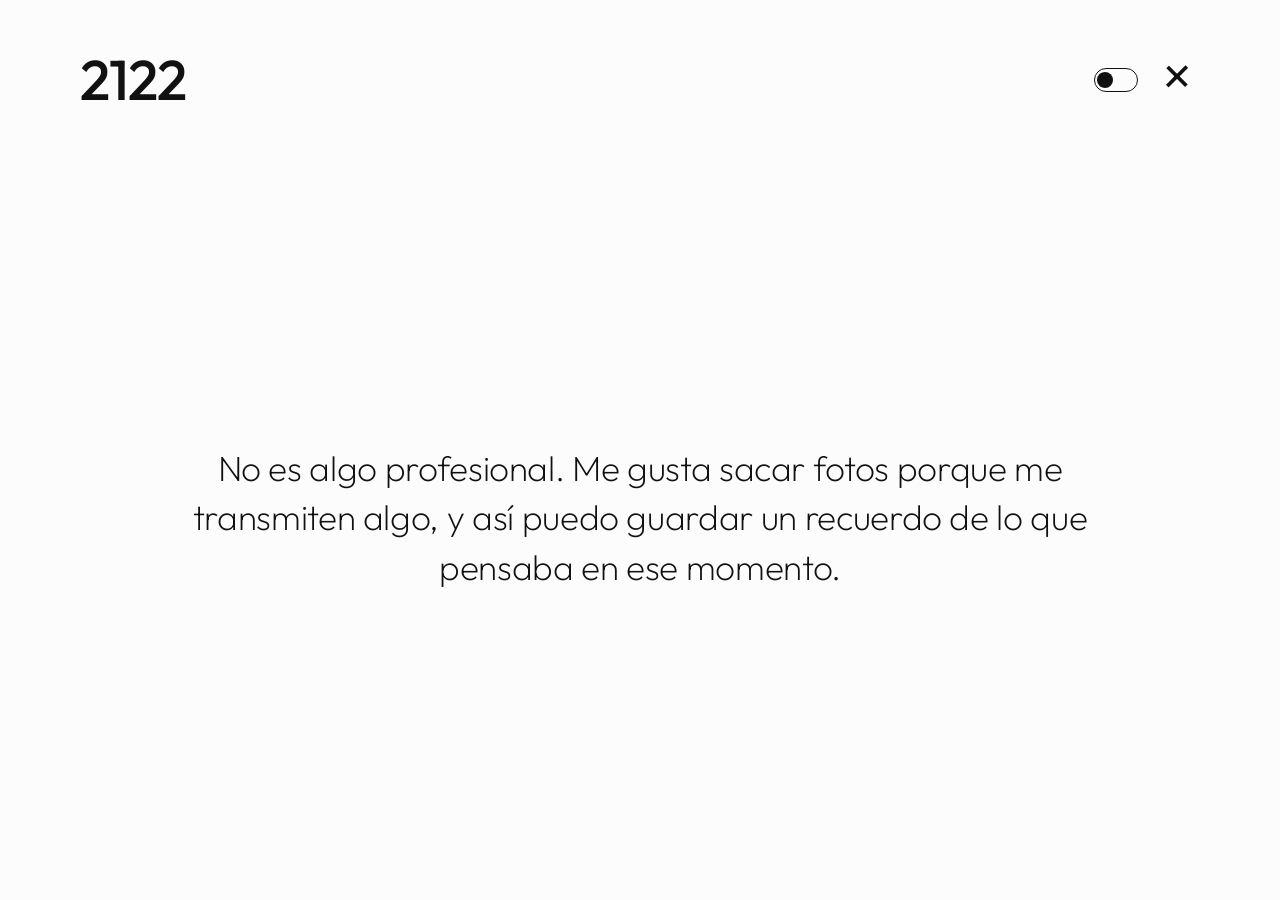
<file: datos.html>
<!DOCTYPE html>
<html lang="es">
<head>
    <meta charset="UTF-8">
    <meta name="viewport" content="width=device-width, initial-scale=1.0">
    <title>Datos - 2122</title>
    <link rel="stylesheet" href="css/style.css?v=42">
    <link href="https://fonts.googleapis.com/css2?family=Outfit:wght@200;300;400;500;600&display=swap" rel="stylesheet">
    <script>
        if ('scrollRestoration' in history) {
            history.scrollRestoration = 'manual';
        }
        window.addEventListener('load', function() {
            window.scrollTo(0, 0);
        });
    </script>
</head>
<body>
    <header class="site-header">
        <div class="logo-container">
            <a href="index.html" class="site-logo-text">2122</a>
        </div>
        <nav class="nav-container">
            <button id="theme-toggle" class="theme-btn" aria-label="Cambiar tema"></button>
            <a href="index.html" class="close-btn">×</a>
        </nav>
    </header>

    <main class="main-content datos-content">
        <p class="intro-text">
            No es algo profesional. Me gusta sacar fotos porque me transmiten algo, y así puedo guardar un recuerdo de lo que pensaba en ese momento.
        </p>
    </main>
    <script src="js/theme.js?v=4"></script>
</body>
</html>
</file>
<file: css/style.css>
:root {
    --bg-color: #fcfcfc;
    --text-color: #111111;
    --accent-color: #666666;
    --overlay-bg: rgba(252, 252, 252, 0.85);
}

:root[data-theme="dark"] {
    --bg-color: #121212;
    --text-color: #eaeaea;
    --accent-color: #aaaaaa;
    --overlay-bg: rgba(18, 18, 18, 0.85);
}

@media (prefers-color-scheme: dark) {
    :root:not([data-theme="light"]) {
        --bg-color: #121212;
        --text-color: #eaeaea;
        --accent-color: #aaaaaa;
        --overlay-bg: rgba(18, 18, 18, 0.85);
    }
}

* {
    box-sizing: border-box;
    margin: 0;
    padding: 0;
}

body {
    background-color: var(--bg-color);
    color: var(--text-color);
    font-family: 'Outfit', -apple-system, BlinkMacSystemFont, "Segoe UI", Roboto, Helvetica, Arial, sans-serif;
    line-height: 1.6;
    padding: 3rem 5rem;
    min-height: 100vh;
    -webkit-font-smoothing: antialiased;
}

/* Header */
.site-header {
    display: flex;
    justify-content: space-between;
    align-items: center;
    margin-bottom: 6rem;
    min-height: 4rem; /* Standard height for desktop */
}

.nav-container {
    display: flex;
    justify-content: flex-end;
    align-items: center;
    min-width: 80px; /* Ensure space for the buttons */
}

.nav-container a {
    color: var(--text-color);
    text-decoration: none;
    font-size: 1.2rem;
    font-weight: 400;
    text-transform: uppercase;
    letter-spacing: 0.15em;
    transition: all 0.4s cubic-bezier(0.16, 1, 0.3, 1);
    position: relative;
    padding-bottom: 4px;
}

.theme-btn {
    width: 44px;
    height: 24px;
    border-radius: 12px;
    border: 1.5px solid var(--text-color);
    background-color: transparent;
    cursor: pointer;
    position: relative;
    margin-right: 1.5rem;
    padding: 0;
    transition: background-color 0.4s cubic-bezier(0.16, 1, 0.3, 1), border-color 0.4s cubic-bezier(0.16, 1, 0.3, 1);
    display: inline-flex;
    align-items: center;
}

.theme-btn::before {
    content: '';
    position: absolute;
    top: 2.5px;
    left: 2.5px;
    width: 16px;
    height: 16px;
    border-radius: 50%;
    background-color: var(--text-color);
    transition: transform 0.4s cubic-bezier(0.16, 1, 0.3, 1), background-color 0.4s cubic-bezier(0.16, 1, 0.3, 1);
}

:root[data-theme="dark"] .theme-btn {
    background-color: var(--text-color);
}

:root[data-theme="dark"] .theme-btn::before {
    transform: translateX(20px);
    background-color: var(--bg-color);
}

.theme-btn:hover {
    opacity: 0.8;
}

#open-datos {
    /* Removed margin-top to keep it vertically aligned with logo */
}

.nav-container a.close-btn {
    font-size: 3.5rem;
    font-weight: 300;
    line-height: 1;
    padding-bottom: 0;
    position: relative;
    top: -5px;
}

.nav-container a.close-btn::after {
    display: none;
}

.nav-container a::after {
    content: '';
    position: absolute;
    width: 0;
    height: 1px;
    bottom: 0;
    right: 0;
    background-color: var(--text-color);
    transition: width 0.4s cubic-bezier(0.16, 1, 0.3, 1);
}

.nav-container a:hover::after {
    width: 100%;
    left: 0;
    right: auto;
}

.nav-container a:hover {
    opacity: 0.8;
    transform: translateX(-3px);
}

.nav-container .current-album {
    margin-top: 1rem;
    font-size: 0.95rem;
    color: var(--accent-color);
}

.logo-container {
    display: flex;
    justify-content: flex-start;
}

.site-logo-text {
    font-size: 3.5rem;
    font-weight: 500;
    letter-spacing: -0.02em;
    color: var(--text-color);
    text-decoration: none;
    line-height: 1;
    transition: all 0.4s cubic-bezier(0.16, 1, 0.3, 1);
}

.site-logo-text:hover {
    color: var(--accent-color);
    transform: translateY(-2px);
}

/* Main Content - Index */
.main-content {
    max-width: 800px;
}

.main-content.full-width {
    max-width: 1500px;
    margin: 0 auto;
}

.category-grid {
    column-count: 3;
    column-gap: 0.5rem;
    width: 100%;
}

@media (max-width: 1200px) {
    .category-grid {
        column-count: 2;
    }
}

.category-item {
    width: 100%;
    overflow: hidden;
    display: inline-block; /* Essential for masonry */
    margin-bottom: 0.5rem; /* Gap between items in the same column */
    break-inside: avoid; /* Prevent items from splitting between columns */
    border-radius: 4px;
    box-shadow: 0 4px 20px rgba(0,0,0,0.05);
    transition: transform 0.6s cubic-bezier(0.16, 1, 0.3, 1), box-shadow 0.6s ease;
}

.category-item img {
    width: 100%;
    height: auto;
    display: block;
    transition: transform 0.8s cubic-bezier(0.16, 1, 0.3, 1), filter 0.8s ease;
    filter: grayscale(15%);
    cursor: pointer;
}

@media (hover: hover) {
    .category-item:hover {
        box-shadow: 0 10px 30px rgba(0,0,0,0.1);
    }

    .category-item:hover img {
        transform: scale(1.03);
        filter: grayscale(0%);
    }
    
    .category-item:hover .category-overlay {
        opacity: 1;
    }
}

.category-overlay {
    position: absolute;
    top: 0;
    left: 0;
    width: 100%;
    height: 100%;
    display: flex;
    justify-content: center;
    align-items: center;
    opacity: 0;
    transition: opacity 0.4s ease;
    pointer-events: none;
}

.category-title {
    color: #ffffff;
    font-size: 2.5rem;
    font-weight: 300;
    letter-spacing: 0.05em;
    text-shadow: 0 4px 12px rgba(0,0,0,0.4);
}

/* Datos Content */
.datos-content {
    max-width: 900px;
    margin: 0 auto;
    text-align: center;
    display: flex;
    flex-direction: column;
    justify-content: center;
    align-items: center;
    min-height: 60vh; /* Centers the text vertically in the viewport */
}

.intro-text {
    font-size: 2.2rem;
    font-weight: 200;
    line-height: 1.4;
    letter-spacing: -0.01em;
    margin-top: 5rem;
}

/* Gallery View */
.gallery-content {
    width: 100%;
    display: flex;
    flex-direction: column;
    align-items: center;
}

.gallery-title {
    font-size: 3.5rem;
    font-weight: 300;
    letter-spacing: 0.15em;
    text-transform: uppercase;
    text-align: center;
    margin-top: 2rem;
    margin-bottom: 8rem;
}

.vertical-gallery {
    width: 100%;
    max-width: 1100px;
    display: flex;
    flex-direction: column;
    gap: 5rem;
}

.gallery-row {
    width: 100%;
}

.gallery-row img {
    width: 100%;
    height: auto;
    display: block;
    cursor: pointer;
    transition: transform 0.4s ease;
}

.gallery-row img:hover {
    transform: scale(1.01);
}

/* ========================
   ANIMATIONS
======================== */

@keyframes fadeUp {
    from {
        opacity: 0;
        transform: translateY(16px);
    }
    to {
        opacity: 1;
        transform: translateY(0);
    }
}

@keyframes fadeIn {
    from { opacity: 0; }
    to   { opacity: 1; }
}

/* Header entrance */
.site-header {
    animation: fadeUp 0.5s ease both;
}

/* Grid photos: staggered fade-up */
.category-item {
    animation: fadeUp 0.5s ease both;
}

/* Stagger each photo slightly */
.category-item:nth-child(1)  { animation-delay: 0.05s; }
.category-item:nth-child(2)  { animation-delay: 0.10s; }
.category-item:nth-child(3)  { animation-delay: 0.15s; }
.category-item:nth-child(4)  { animation-delay: 0.20s; }
.category-item:nth-child(5)  { animation-delay: 0.25s; }
.category-item:nth-child(6)  { animation-delay: 0.30s; }
.category-item:nth-child(7)  { animation-delay: 0.35s; }
.category-item:nth-child(8)  { animation-delay: 0.40s; }
.category-item:nth-child(9)  { animation-delay: 0.45s; }
.category-item:nth-child(10) { animation-delay: 0.50s; }
.category-item:nth-child(11) { animation-delay: 0.55s; }
.category-item:nth-child(12) { animation-delay: 0.60s; }
.category-item:nth-child(13) { animation-delay: 0.65s; }

/* Footer */
.site-footer {
    animation: fadeIn 0.8s ease 0.3s both;
}

/* Intro text (datos page) */
.intro-text {
    animation: fadeUp 0.6s ease 0.15s both;
}

/* Gallery rows */
.gallery-row {
    animation: fadeUp 0.5s ease both;
}
.gallery-row:nth-child(1) { animation-delay: 0.05s; }
.gallery-row:nth-child(2) { animation-delay: 0.15s; }
.gallery-row:nth-child(3) { animation-delay: 0.25s; }
.gallery-row:nth-child(4) { animation-delay: 0.35s; }
.gallery-row:nth-child(5) { animation-delay: 0.45s; }

/* GPU optimization: promote animated elements */
.category-item,
.gallery-row,
.site-header,
.intro-text {
    will-change: opacity, transform;
}

/* Remove will-change after animation ends to free memory */
.category-item.animated,
.gallery-row.animated {
    will-change: auto;
}

/* Respect user preference for reduced motion */
@media (prefers-reduced-motion: reduce) {
    *, *::before, *::after {
        animation-duration: 0.01ms !important;
        animation-delay: 0.01ms !important;
        transition-duration: 0.01ms !important;
    }
}

/* Footer */
.site-footer {
    padding: 3rem 0 2rem 0;
    text-align: center;
}

.site-footer p {
    font-size: 2.2rem;
    font-weight: 300;
    letter-spacing: 0.15em;
    text-transform: uppercase;
    color: var(--accent-color);
    opacity: 0.8;
}

/* Lightbox */
#lightbox {
    position: fixed;
    top: 0;
    left: 0;
    width: 100%;
    height: 100%;
    background: rgba(0, 0, 0, 0.95);
    display: flex;
    justify-content: center;
    align-items: center;
    opacity: 0;
    pointer-events: none;
    transition: opacity 0.4s cubic-bezier(0.16, 1, 0.3, 1);
    z-index: 1000;
    backdrop-filter: blur(10px);
    -webkit-backdrop-filter: blur(10px);
}

#lightbox.active {
    opacity: 1;
    pointer-events: all;
}

#lightbox img {
    max-width: 90%;
    max-height: 90%;
    object-fit: contain;
    transform: translateY(30px) scale(0.95);
    opacity: 0;
    transition: transform 0.4s cubic-bezier(0.16, 1, 0.3, 1), opacity 0.4s ease;
    box-shadow: 0 20px 50px rgba(0,0,0,0.5);
}

#lightbox.active img {
    transform: translateY(0) scale(1);
    opacity: 1;
}

#lightbox.closing {
    opacity: 0;
    pointer-events: none;
}

#lightbox.closing img {
    transform: translateY(30px) scale(0.95);
    opacity: 0;
}

.lightbox-header {
    position: absolute;
    top: 2.5rem;
    left: 2.5rem;
    right: 2.5rem;
    display: flex;
    justify-content: space-between;
    align-items: center;
    z-index: 1001;
    pointer-events: none;
}

.lightbox-date {
    color: white;
    font-size: 1.3rem;
    font-weight: 300;
    letter-spacing: 0.15em;
    opacity: 0.7;
    position: relative;
}

.lightbox-close {
    color: white;
    font-size: 3.5rem;
    font-weight: 200;
    cursor: pointer;
    line-height: 1;
    position: relative;
    top: -5px; /* Ajuste óptico para la X matemática */
}

#lightbox.active .lightbox-close {
    pointer-events: auto;
}

/* Overlay System */
.overlay {
    position: fixed;
    top: 0;
    left: 0;
    width: 100%;
    height: 100%;
    background-color: var(--overlay-bg); /* Semi-transparent for blur */
    backdrop-filter: blur(15px);
    -webkit-backdrop-filter: blur(15px);
    z-index: 2000;
    opacity: 0;
    pointer-events: none;
    transition: opacity 0.5s cubic-bezier(0.16, 1, 0.3, 1);
    padding: 3rem 5rem;
    overflow-y: auto;
}

.overlay.active {
    opacity: 1;
    pointer-events: all;
}

.overlay-header {
    margin-bottom: 0; /* Align perfectly since content is centered vertically */
    position: absolute;
    top: 3rem;
    left: 5rem;
    right: 5rem;
}

/* Mobile responsive */
@media (max-width: 768px) {
    body {
        padding: 2rem 1.5rem;
    }
    
    .site-header {
        margin-bottom: 2rem;
        min-height: 3rem; /* Standard height for mobile */
    }

    .category-grid {
        display: flex;
        flex-direction: column;
        gap: 0.5rem;
    }

    .site-logo-text {
        font-size: 2.2rem;
    }

    .nav-container a {
        font-size: 1.05rem;
    }

    .nav-container a.close-btn {
        font-size: 2.5rem;
    }

    .gallery-title {
        font-size: 2.5rem;
        margin-bottom: 2rem;
    }
    
    .intro-text {
        font-size: 1.4rem;
        margin-top: 3rem;
    }
    
    .logo-right img {
        max-width: 60px;
    }

    .lightbox-header {
        top: 1.5rem;
        left: 1.5rem;
        right: 1.5rem;
    }

    .lightbox-date {
        font-size: 1.1rem;
    }

    .lightbox-close {
        font-size: 2.8rem;
    }

    .site-footer p {
        font-size: 1.2rem;
        letter-spacing: 0.05em;
    }

    .overlay {
        padding: 2rem 1.5rem;
    }

    .overlay-header {
        top: 2rem;
        left: 1.5rem;
        right: 1.5rem;
    }
}
</file>
